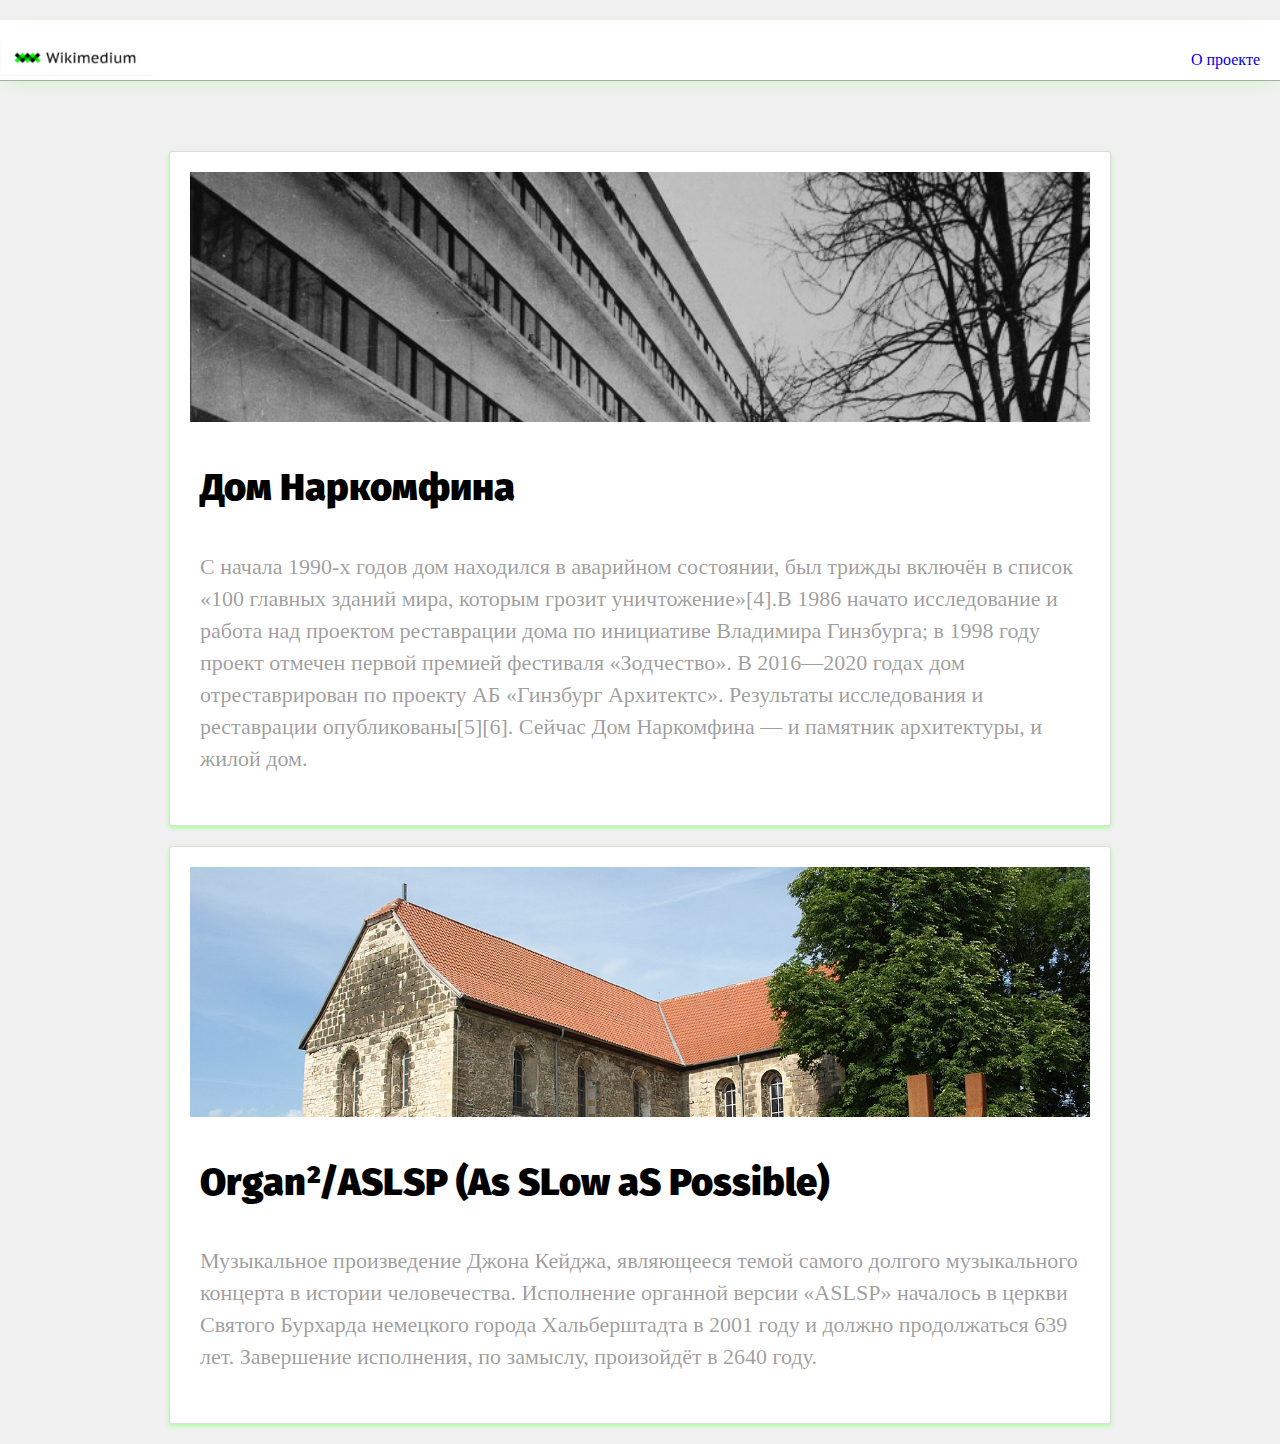
<file: index.html>
<!DOCTYPE html>
<html lang="en">
  <head>
    <meta charset="UTF-8" />
    <meta name="viewport" content="width=device-width, initial-scale=1.0" />
    <title>Document</title>
    <link rel="stylesheet" href="./Css/style.css" />
  </head>
  <body>
    <style>
      body {
        background: rgb(240, 240, 240);
      }
    </style>
    <div class="menubar">
      <a class="logo" href="index.html"><img src="./img/logo.png" alt="" /></a>
      <a class="logotipe" href="about.html">О проекте</a>
    </div>

    <div class="index_item">
      <img src="./img/Narkmomfinfoto2.jpg" alt="" />
      <h1 class="index_h1">Дом Наркомфина</h1>
      <p class="index_p">
        С начала 1990-х годов дом находился в аварийном состоянии, был трижды
        включён в список «100 главных зданий мира, которым грозит
        уничтожение»[4].В 1986 начато исследование и работа над проектом
        реставрации дома по инициативе Владимира Гинзбурга; в 1998 году проект
        отмечен первой премией фестиваля «Зодчество». В 2016—2020 годах дом
        отреставрирован по проекту АБ «Гинзбург Архитектс». Результаты
        исследования и реставрации опубликованы[5][6]. Сейчас Дом Наркомфина — и
        памятник архитектуры, и жилой дом.
      </p>
      <a href="dom.html"></a>
    </div>

    <div class="index_item">
      <img src="./img/Chirch.jpg" alt="" />
      <h1 class="index_h1">Organ²/ASLSP (As SLow aS Possible)</h1>
      <p class="index_p">
        Музыкальное произведение Джона Кейджа, являющееся темой самого долгого
        музыкального концерта в истории человечества. Исполнение органной версии
        «ASLSP» началось в церкви Святого Бурхарда немецкого города
        Хальберштадта в 2001 году и должно продолжаться 639 лет. Завершение
        исполнения, по замыслу, произойдёт в 2640 году.
      </p>
      <a href="dom.html"></a>
    </div>
  </body>
</html>
</file>
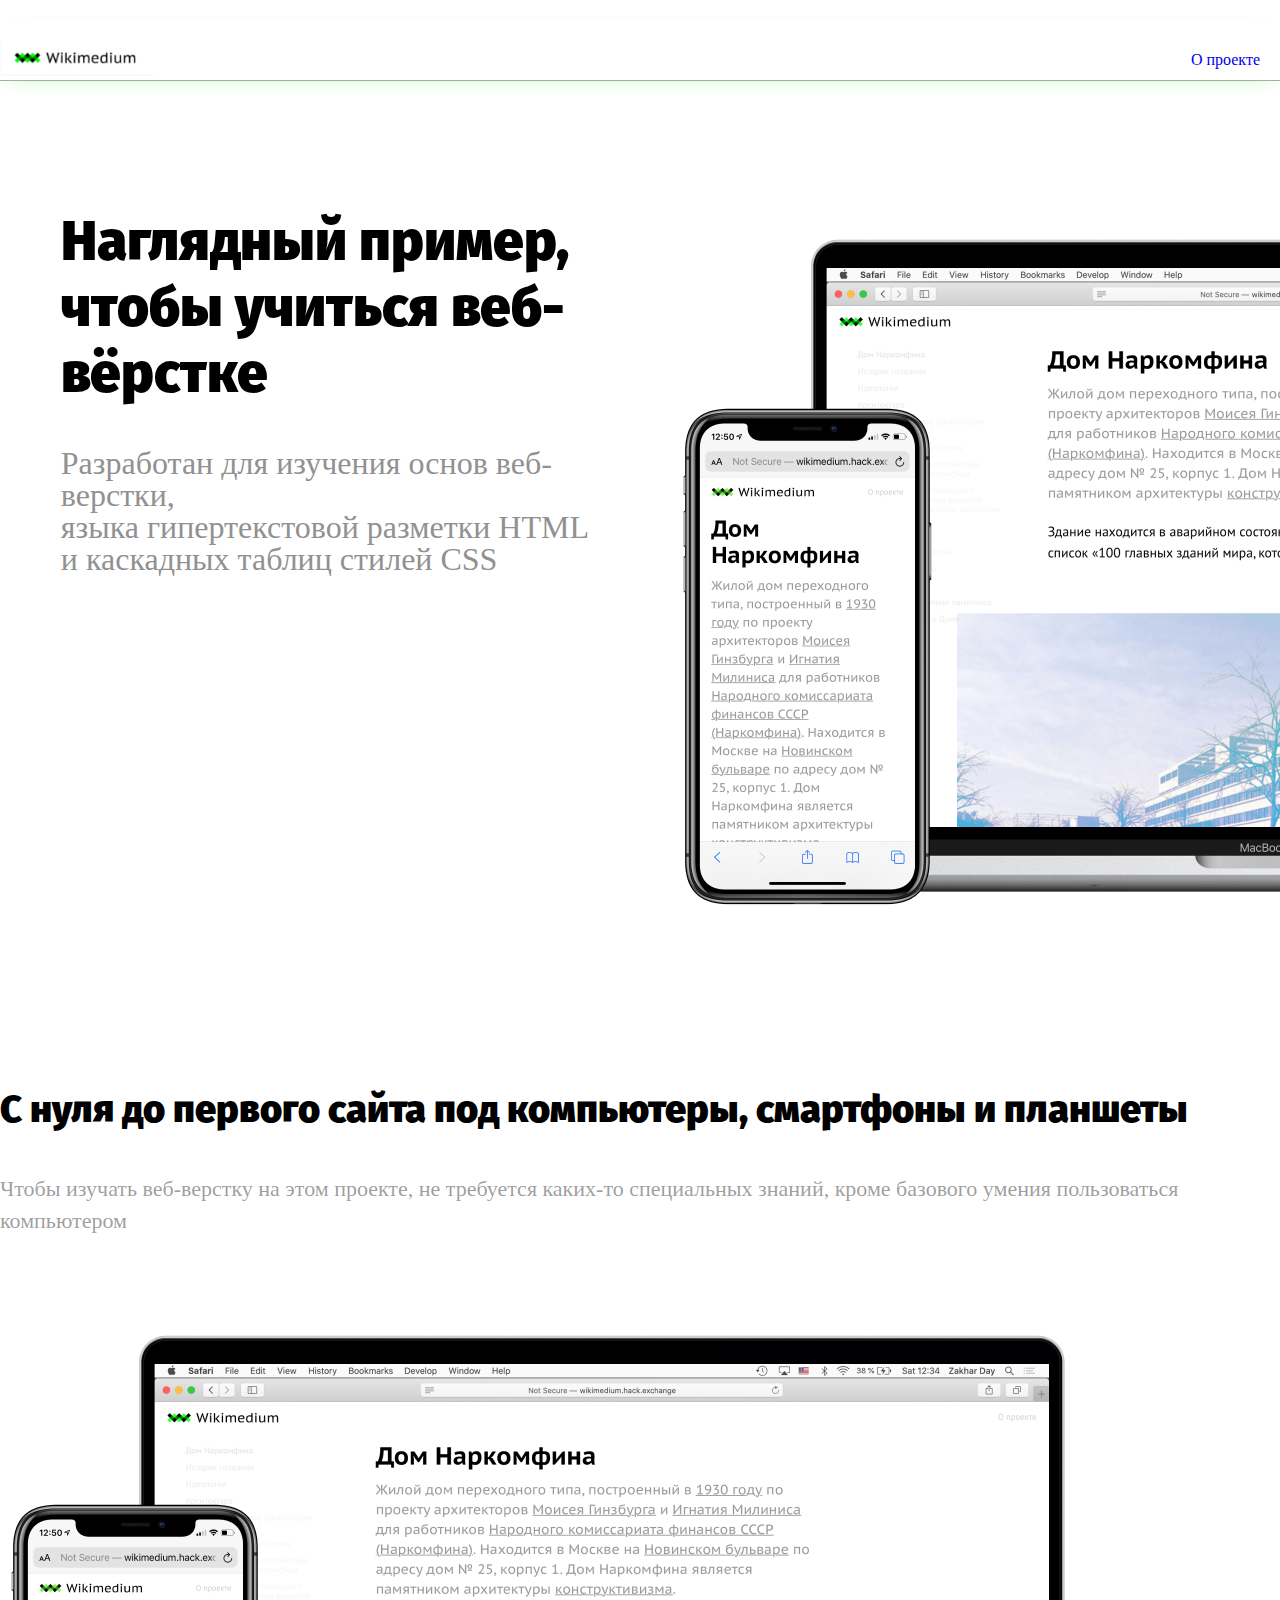
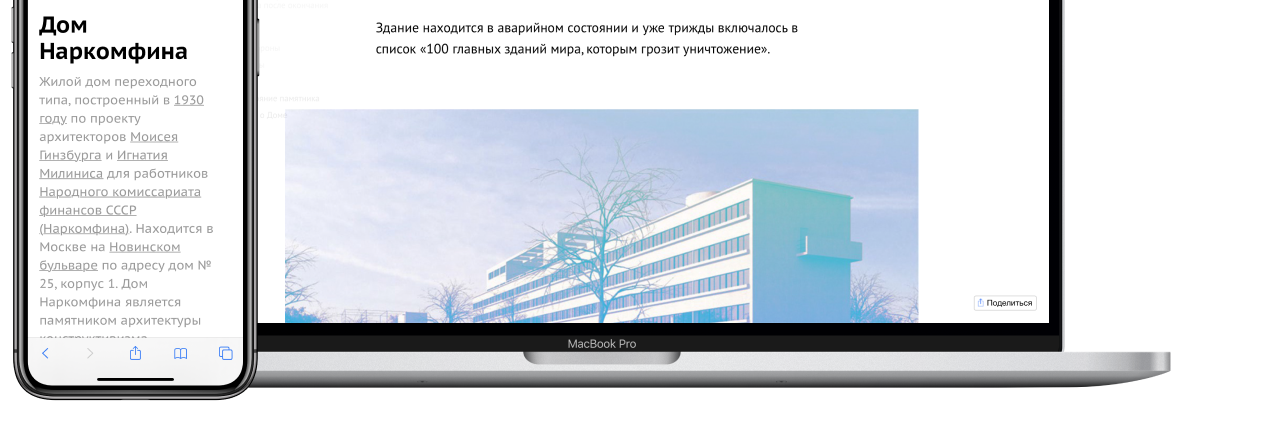
<file: about.html>
<!DOCTYPE html>
<html lang="en">
  <head>
    <meta charset="UTF-8" />
    <meta name="viewport" content="width=device-width, initial-scale=1.0" />
    <title>Document</title>
    <link rel="stylesheet" href="./Css/style.css" />
  </head>
  </head>
  <body>
    <div class="menubar">
      <a class="logo" href="index.html"><img src="./img/logo.png" alt="" /></a>
      <a class="logotipe" href="about.html">О проекте</a>
    </div>
    <section class="section1"> <!-- 1 экран -->
      <div>
        <h1>Наглядный пример, чтобы учиться веб-вёрстке </h1>
        <p>Разработан для изучения основ веб-верстки, <br> языка гипертекстовой разметки HTML <br> и каскадных таблиц стилей CSS</p>
      </div>
      <div>
        <img src="./img/image 3.png" alt="">
      </div>
    </section>
    <section class="section2"> <!-- 2 экран -->
      <div>
        <h1>С нуля до первого сайта под компьютеры, смартфоны и планшеты </h1>
        <p>Чтобы изучать веб-верстку на этом проекте, не требуется каких-то специальных знаний, кроме базового умения пользоваться компьютером</p>
      <div>
        <img src="./img/image 3.png" alt="">
      </div>
    </section>
  </body>
</html>
</file>
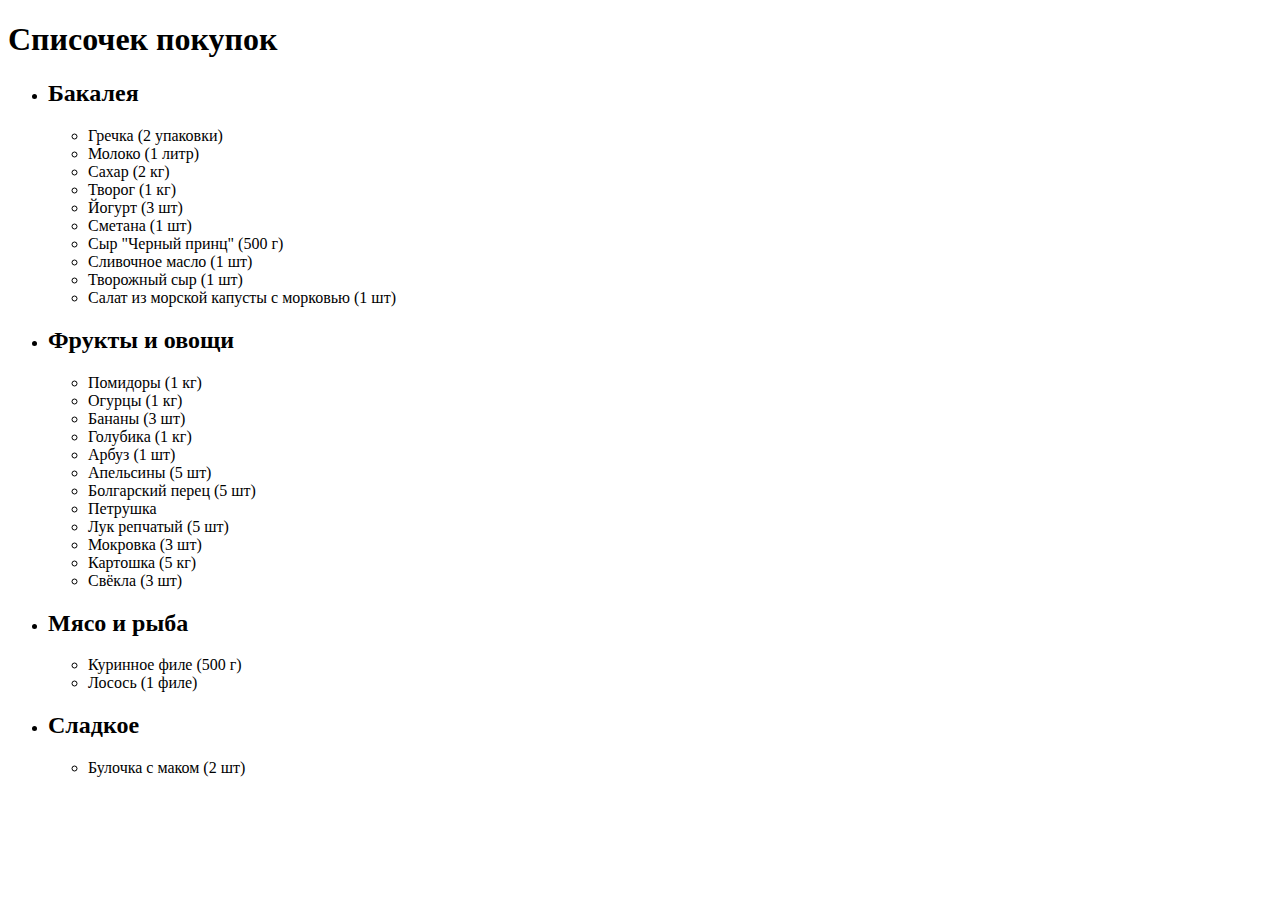
<file: List of products.html>
<!DOCTYPE html>
<html lang="en">
  <head>
    <meta charset="UTF-8" />
    <meta name="viewport" content="width=device-width, initial-scale=1.0" />
    <title>Расширенный список покупок</title>
  </head>
  <body>
    <h1>Списочек покупок</h1>
    <ul>
      <li>
        <h2>Бакалея</h2>
        <ul>
          <li>Гречка (2 упаковки)</li>
          <li>Молоко (1 литр)</li>
          <li>Сахар (2 кг)</li>
          <li>Творог (1 кг)</li>
          <li>Йогурт (3 шт)</li>
          <li>Сметана (1 шт)</li>
          <li>Сыр "Черный принц" (500 г)</li>
          <li>Сливочное масло (1 шт)</li>
          <li>Творожный сыр (1 шт)</li>
          <li>Салат из морской капусты с морковью (1 шт)</li>
        </ul>
      </li>
      <li>
        <h2>Фрукты и овощи</h2>
        <ul>
          <li>Помидоры (1 кг)</li>
          <li>Огурцы (1 кг)</li>
          <li>Бананы (3 шт)</li>
          <li>Голубика (1 кг)</li>
          <li>Арбуз (1 шт)</li>
          <li>Апельсины (5 шт)</li>
          <li>Болгарский перец (5 шт)</li>
          <li>Петрушка</li>
          <li>Лук репчатый (5 шт)</li>
          <li>Мокровка (3 шт)</li>
          <li>Картошка (5 кг)</li>
          <li>Свёкла (3 шт)</li>
        </ul>
      </li>
      <li>
        <h2>Мясо и рыба</h2>
        <ul>
          <li>Куринное филе (500 г)</li>
          <li>Лосось (1 филе)</li>
        </ul>
      </li>
      <li>
        <h2>Cладкое</h2>
        <ul>
          <li>Булочка с маком (2 шт)</li>
        </ul>
      </li>
    </ul>
  </body>
</html>
</file>
<file: Css/style.css>
@import 'reset.css';
@import 'content.css';
@import 'nav.css';
@import 'index.css';
</file>
